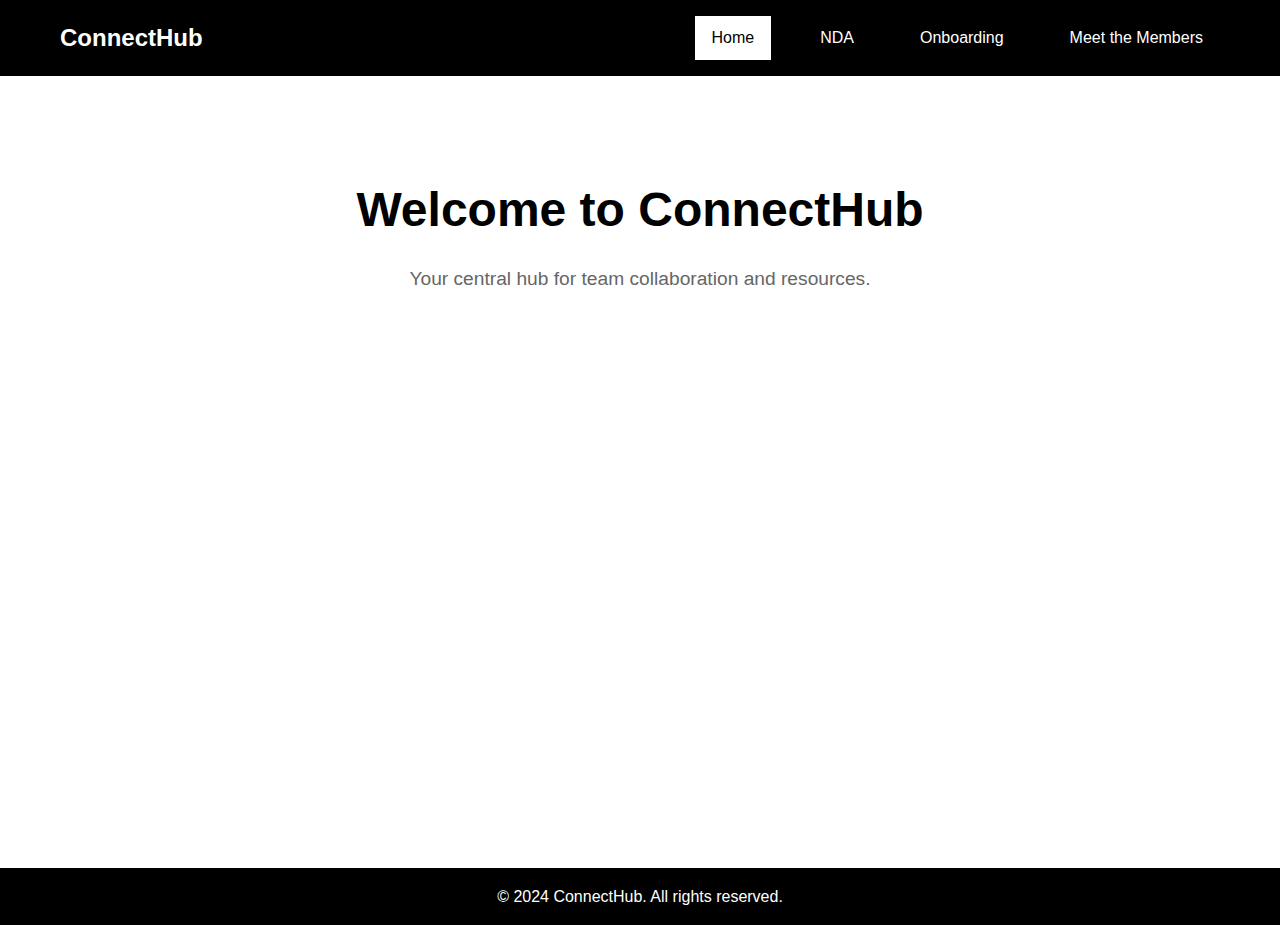
<file: index.html>
<!DOCTYPE html>
<html lang="en">
<head>
    <meta charset="UTF-8">
    <meta name="viewport" content="width=device-width, initial-scale=1.0">
    <title>Home - ConnectHub</title>
    <link rel="stylesheet" href="styles.css">
</head>
<body>
    <nav class="navbar">
        <div class="nav-container">
            <div class="nav-logo">
                <h1>ConnectHub</h1>
            </div>
            <div class="nav-menu">
                <a href="index.html" class="nav-link active">Home</a>
                <a href="nda.html" class="nav-link">NDA</a>
                <a href="onboarding.html" class="nav-link">Onboarding</a>
                <a href="members.html" class="nav-link">Meet the Members</a>
            </div>
        </div>
    </nav>

    <main class="main-content">
        <div class="container">
            <section class="hero">
                <h1>Welcome to ConnectHub</h1>
                <p>Your central hub for team collaboration and resources.</p>
            </section>
        </div>
    </main>

    <footer class="footer">
        <div class="container">
            <p>&copy; 2024 ConnectHub. All rights reserved.</p>
        </div>
    </footer>
</body>
</html>
</file>
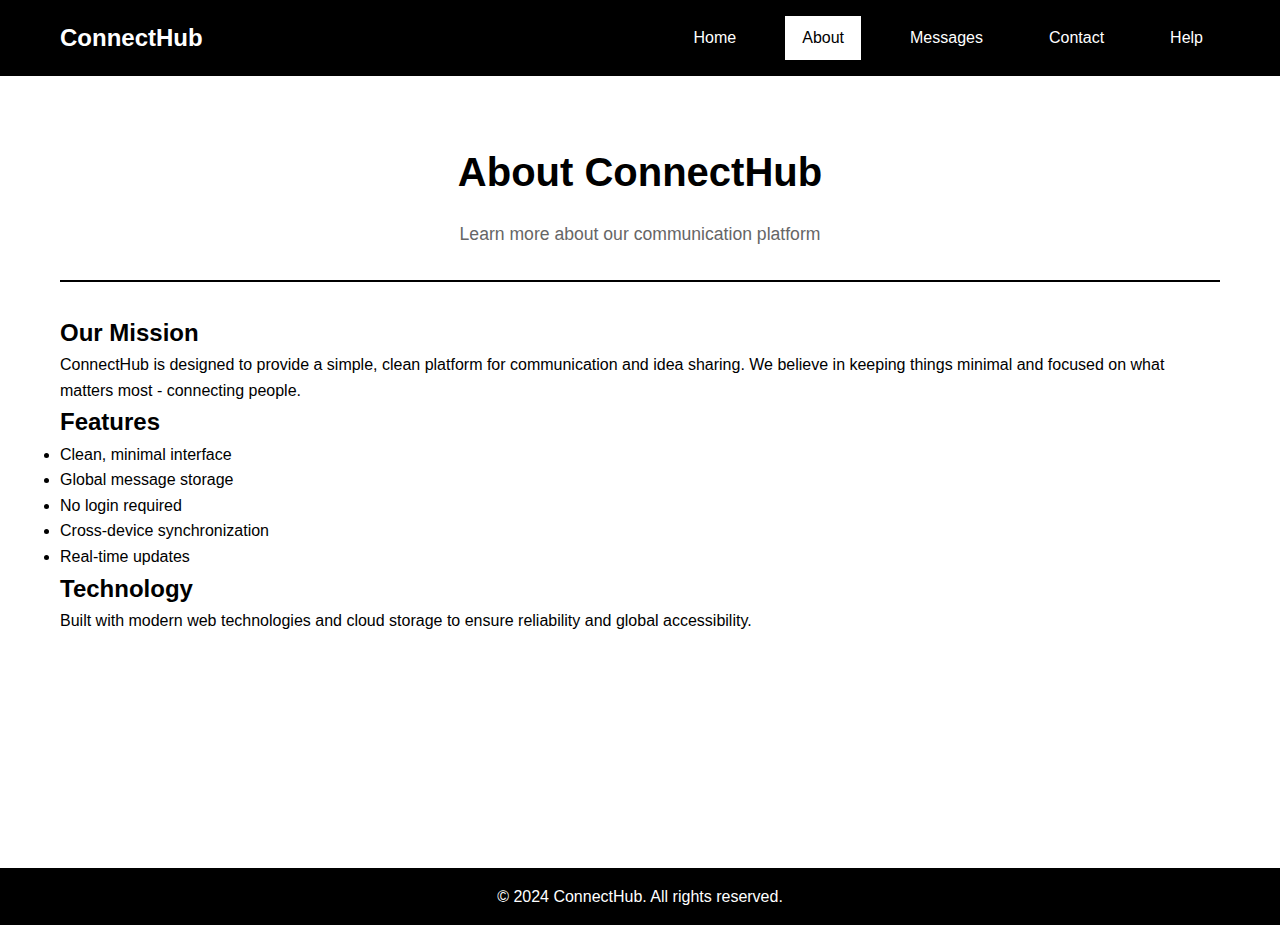
<file: about.html>
<!DOCTYPE html>
<html lang="en">
<head>
    <meta charset="UTF-8">
    <meta name="viewport" content="width=device-width, initial-scale=1.0">
    <title>About - ConnectHub</title>
    <link rel="stylesheet" href="styles.css">
</head>
<body>
    <nav class="navbar">
        <div class="nav-container">
            <div class="nav-logo">
                <h1>ConnectHub</h1>
            </div>
            <div class="nav-menu">
                <a href="index.html" class="nav-link">Home</a>
                <a href="about.html" class="nav-link active">About</a>
                <a href="messages.html" class="nav-link">Messages</a>
                <a href="contact.html" class="nav-link">Contact</a>
                <a href="help.html" class="nav-link">Help</a>
            </div>
        </div>
    </nav>

    <main class="main-content">
        <div class="container">
            <section class="page-header">
                <h1>About ConnectHub</h1>
                <p>Learn more about our communication platform</p>
            </section>

            <section class="content">
                <div class="text-block">
                    <h2>Our Mission</h2>
                    <p>ConnectHub is designed to provide a simple, clean platform for communication and idea sharing. We believe in keeping things minimal and focused on what matters most - connecting people.</p>
                </div>

                <div class="text-block">
                    <h2>Features</h2>
                    <ul>
                        <li>Clean, minimal interface</li>
                        <li>Global message storage</li>
                        <li>No login required</li>
                        <li>Cross-device synchronization</li>
                        <li>Real-time updates</li>
                    </ul>
                </div>

                <div class="text-block">
                    <h2>Technology</h2>
                    <p>Built with modern web technologies and cloud storage to ensure reliability and global accessibility.</p>
                </div>
            </section>
        </div>
    </main>

    <footer class="footer">
        <div class="container">
            <p>&copy; 2024 ConnectHub. All rights reserved.</p>
        </div>
    </footer>
</body>
</html>
</file>
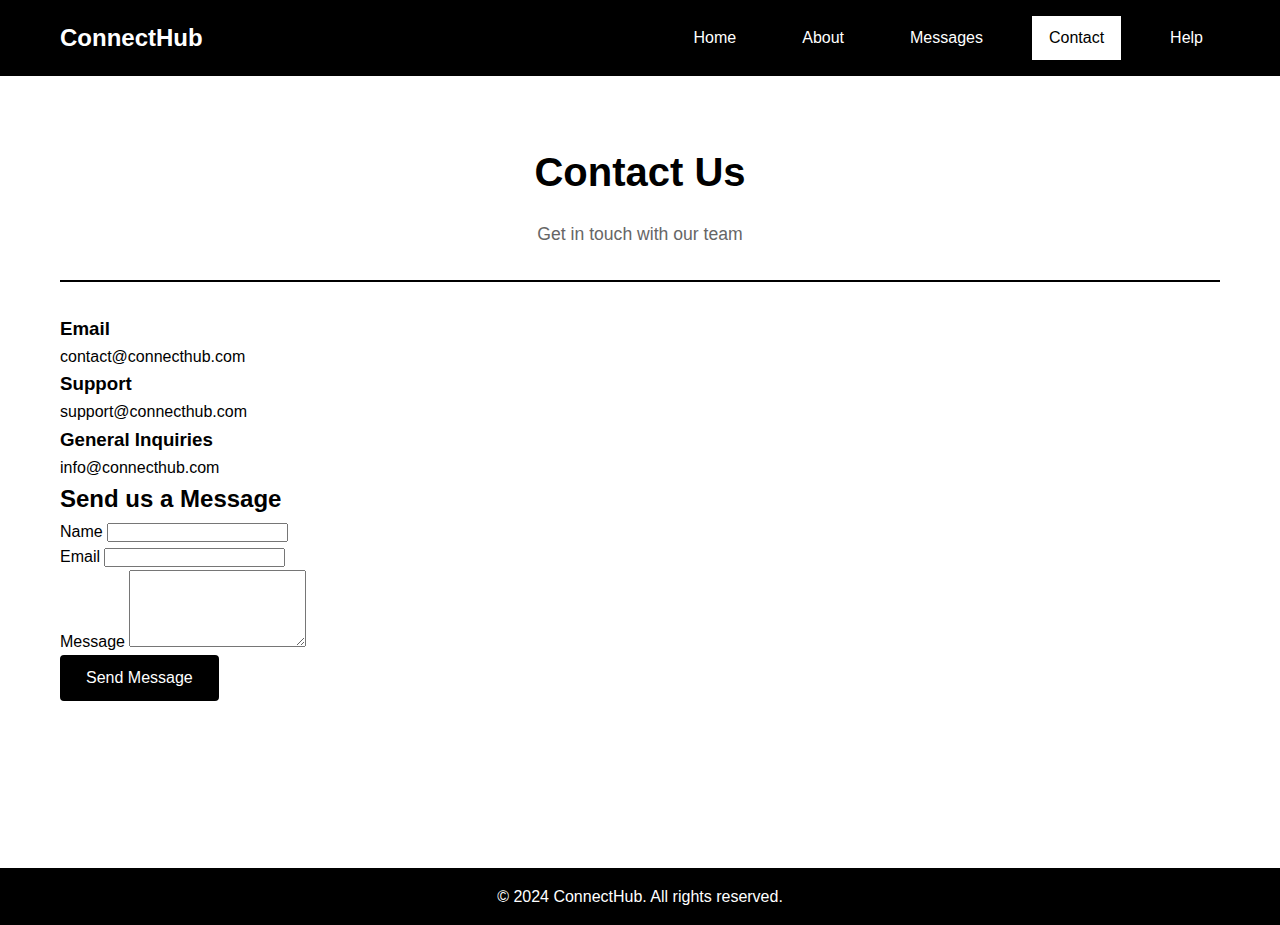
<file: contact.html>
<!DOCTYPE html>
<html lang="en">
<head>
    <meta charset="UTF-8">
    <meta name="viewport" content="width=device-width, initial-scale=1.0">
    <title>Contact - ConnectHub</title>
    <link rel="stylesheet" href="styles.css">
</head>
<body>
    <nav class="navbar">
        <div class="nav-container">
            <div class="nav-logo">
                <h1>ConnectHub</h1>
            </div>
            <div class="nav-menu">
                <a href="index.html" class="nav-link">Home</a>
                <a href="about.html" class="nav-link">About</a>
                <a href="messages.html" class="nav-link">Messages</a>
                <a href="contact.html" class="nav-link active">Contact</a>
                <a href="help.html" class="nav-link">Help</a>
            </div>
        </div>
    </nav>

    <main class="main-content">
        <div class="container">
            <section class="page-header">
                <h1>Contact Us</h1>
                <p>Get in touch with our team</p>
            </section>

            <section class="content">
                <div class="contact-info">
                    <div class="contact-item">
                        <h3>Email</h3>
                        <p>contact@connecthub.com</p>
                    </div>
                    <div class="contact-item">
                        <h3>Support</h3>
                        <p>support@connecthub.com</p>
                    </div>
                    <div class="contact-item">
                        <h3>General Inquiries</h3>
                        <p>info@connecthub.com</p>
                    </div>
                </div>

                <div class="contact-form">
                    <h2>Send us a Message</h2>
                    <form id="contactForm">
                        <div class="form-group">
                            <label for="contactName">Name</label>
                            <input type="text" id="contactName" required>
                        </div>
                        <div class="form-group">
                            <label for="contactEmail">Email</label>
                            <input type="email" id="contactEmail" required>
                        </div>
                        <div class="form-group">
                            <label for="contactMessage">Message</label>
                            <textarea id="contactMessage" rows="5" required></textarea>
                        </div>
                        <button type="submit" class="btn">Send Message</button>
                    </form>
                </div>
            </section>
        </div>
    </main>

    <footer class="footer">
        <div class="container">
            <p>&copy; 2024 ConnectHub. All rights reserved.</p>
        </div>
    </footer>
</body>
</html>
</file>
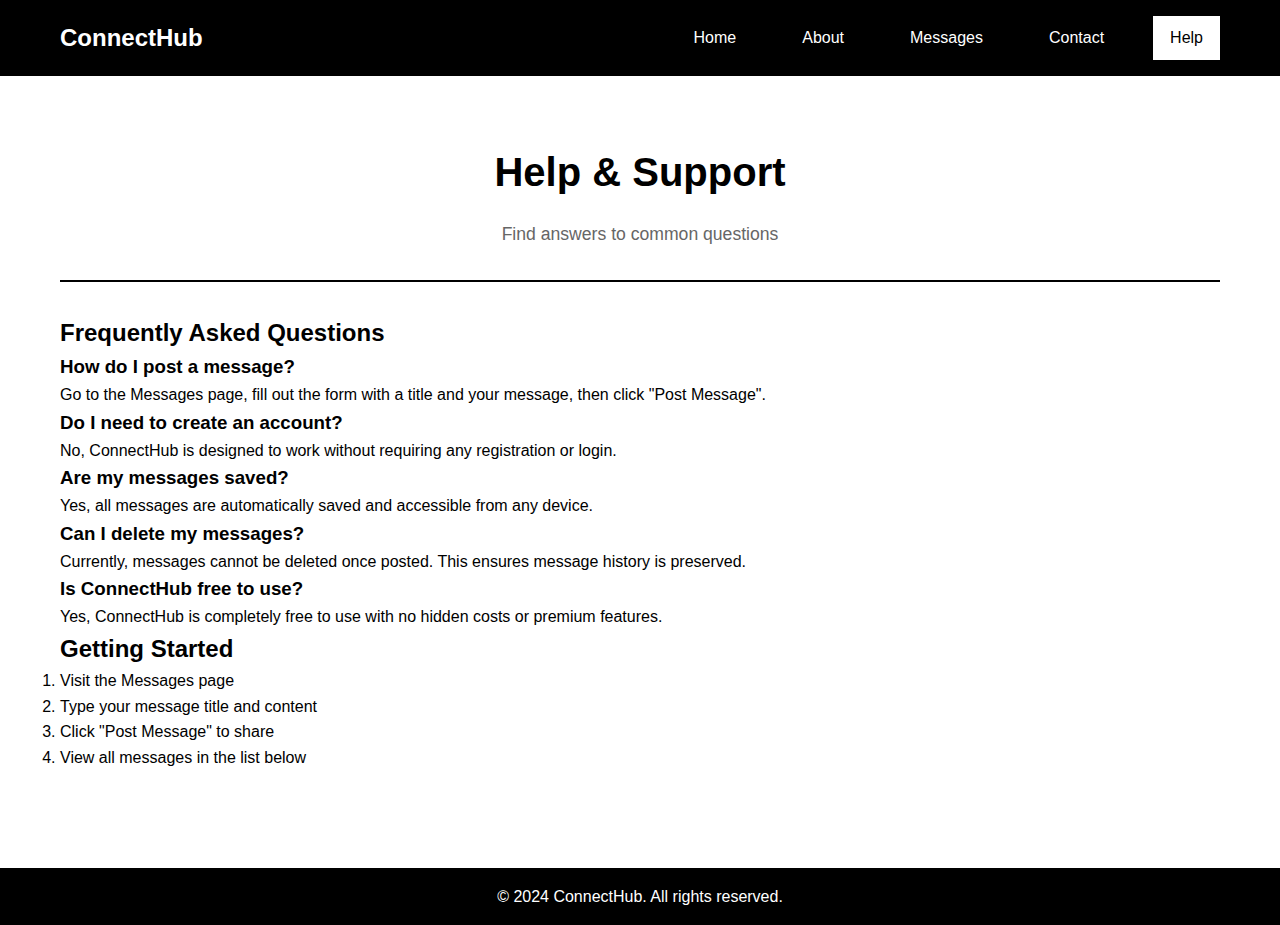
<file: help.html>
<!DOCTYPE html>
<html lang="en">
<head>
    <meta charset="UTF-8">
    <meta name="viewport" content="width=device-width, initial-scale=1.0">
    <title>Help - ConnectHub</title>
    <link rel="stylesheet" href="styles.css">
</head>
<body>
    <nav class="navbar">
        <div class="nav-container">
            <div class="nav-logo">
                <h1>ConnectHub</h1>
            </div>
            <div class="nav-menu">
                <a href="index.html" class="nav-link">Home</a>
                <a href="about.html" class="nav-link">About</a>
                <a href="messages.html" class="nav-link">Messages</a>
                <a href="contact.html" class="nav-link">Contact</a>
                <a href="help.html" class="nav-link active">Help</a>
            </div>
        </div>
    </nav>

    <main class="main-content">
        <div class="container">
            <section class="page-header">
                <h1>Help & Support</h1>
                <p>Find answers to common questions</p>
            </section>

            <section class="content">
                <div class="faq-section">
                    <h2>Frequently Asked Questions</h2>
                    
                    <div class="faq-item">
                        <h3>How do I post a message?</h3>
                        <p>Go to the Messages page, fill out the form with a title and your message, then click "Post Message".</p>
                    </div>

                    <div class="faq-item">
                        <h3>Do I need to create an account?</h3>
                        <p>No, ConnectHub is designed to work without requiring any registration or login.</p>
                    </div>

                    <div class="faq-item">
                        <h3>Are my messages saved?</h3>
                        <p>Yes, all messages are automatically saved and accessible from any device.</p>
                    </div>

                    <div class="faq-item">
                        <h3>Can I delete my messages?</h3>
                        <p>Currently, messages cannot be deleted once posted. This ensures message history is preserved.</p>
                    </div>

                    <div class="faq-item">
                        <h3>Is ConnectHub free to use?</h3>
                        <p>Yes, ConnectHub is completely free to use with no hidden costs or premium features.</p>
                    </div>
                </div>

                <div class="help-section">
                    <h2>Getting Started</h2>
                    <ol>
                        <li>Visit the Messages page</li>
                        <li>Type your message title and content</li>
                        <li>Click "Post Message" to share</li>
                        <li>View all messages in the list below</li>
                    </ol>
                </div>
            </section>
        </div>
    </main>

    <footer class="footer">
        <div class="container">
            <p>&copy; 2024 ConnectHub. All rights reserved.</p>
        </div>
    </footer>
</body>
</html>
</file>
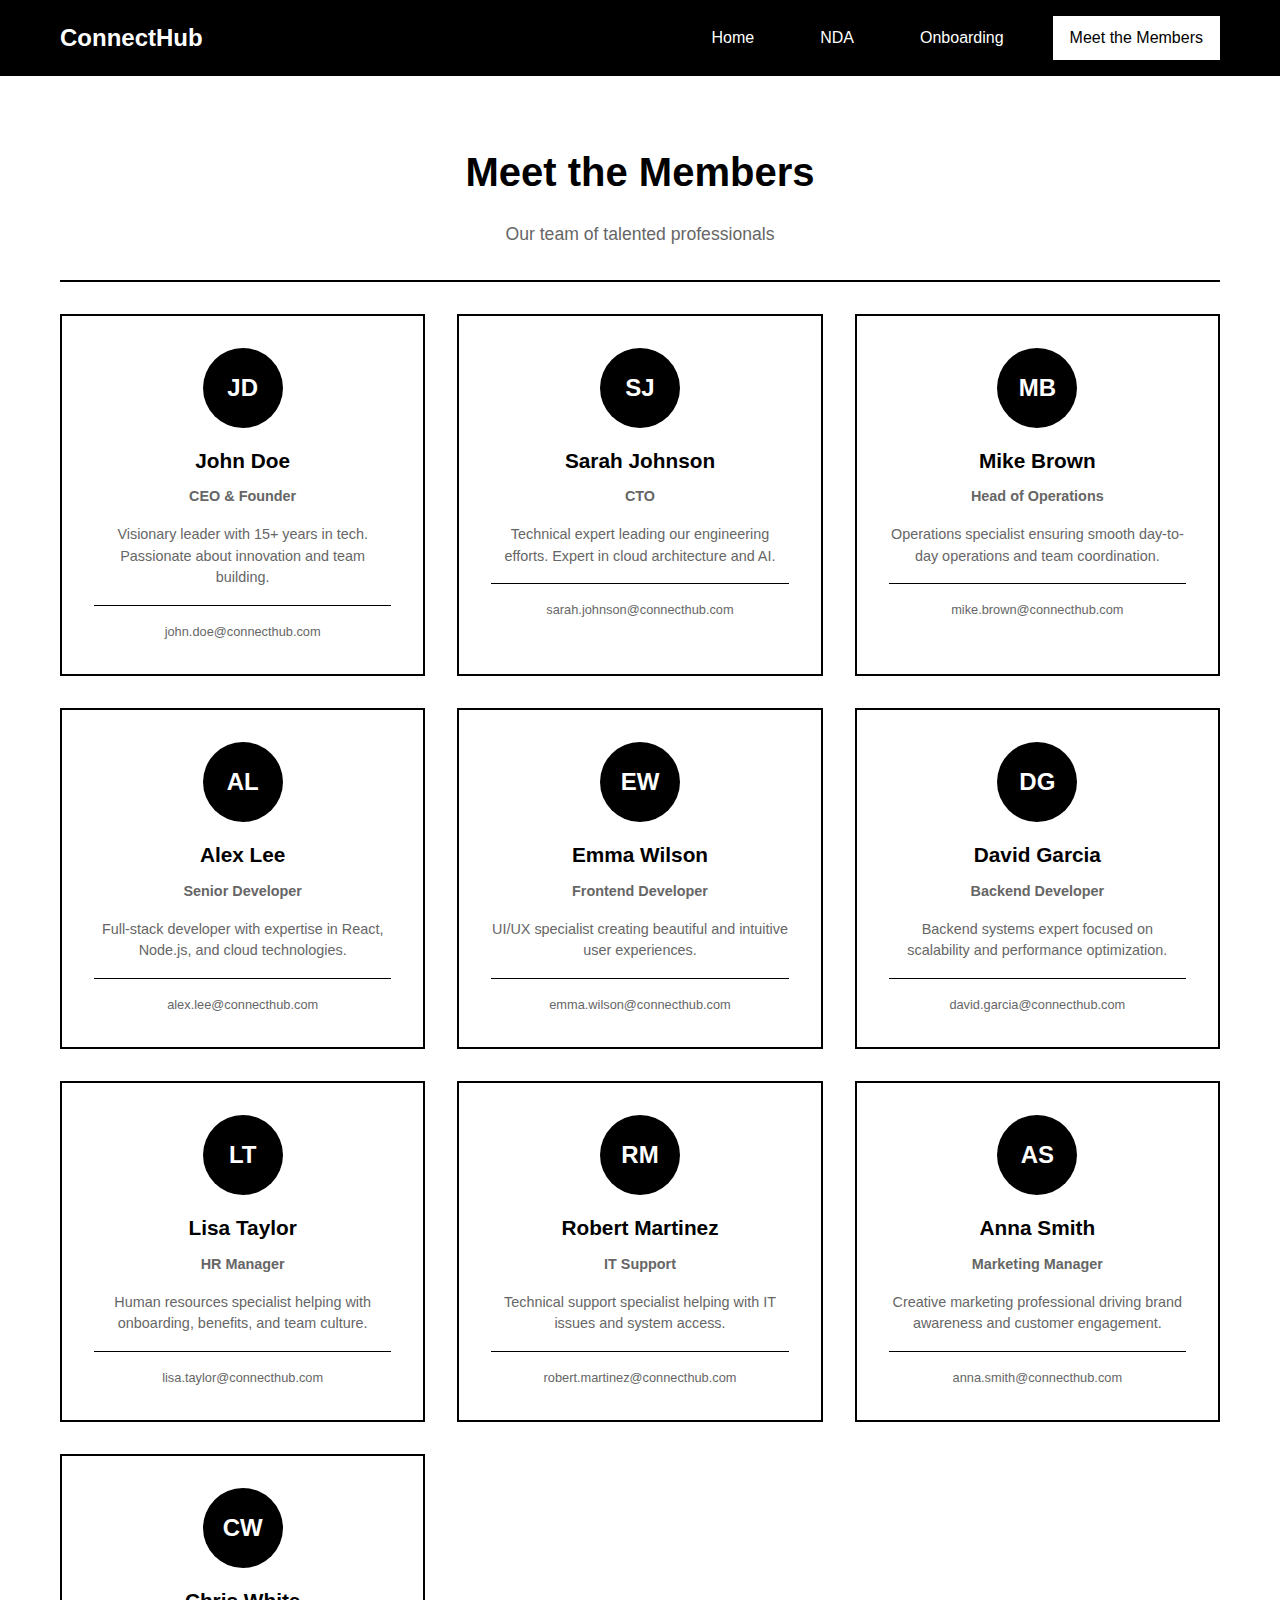
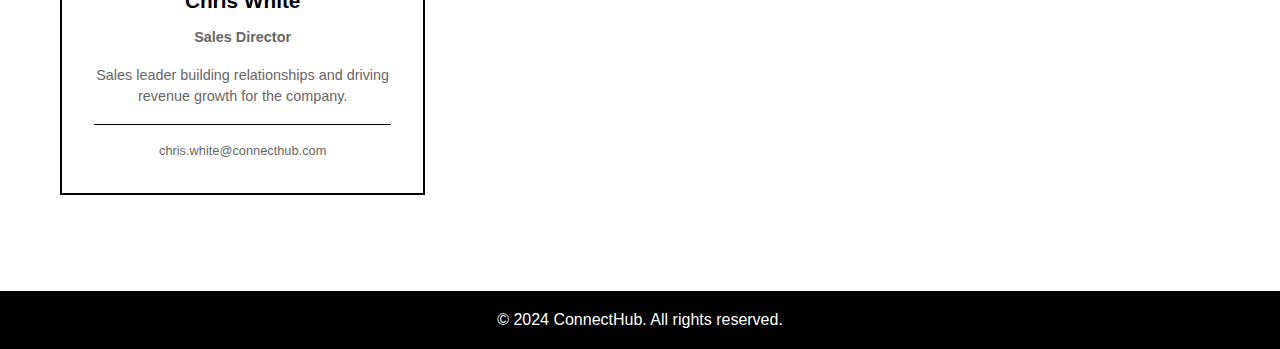
<file: members.html>
<!DOCTYPE html>
<html lang="en">
<head>
    <meta charset="UTF-8">
    <meta name="viewport" content="width=device-width, initial-scale=1.0">
    <title>Meet the Members - ConnectHub</title>
    <link rel="stylesheet" href="styles.css">
</head>
<body>
    <nav class="navbar">
        <div class="nav-container">
            <div class="nav-logo">
                <h1>ConnectHub</h1>
            </div>
            <div class="nav-menu">
                <a href="index.html" class="nav-link">Home</a>
                <a href="nda.html" class="nav-link">NDA</a>
                <a href="onboarding.html" class="nav-link">Onboarding</a>
                <a href="members.html" class="nav-link active">Meet the Members</a>
            </div>
        </div>
    </nav>

    <main class="main-content">
        <div class="container">
            <section class="page-header">
                <h1>Meet the Members</h1>
                <p>Our team of talented professionals</p>
            </section>

            <section class="products-section">
                <div class="products-grid">
                    <div class="product-card">
                        <div class="product-image">
                            <div class="placeholder-image">JD</div>
                        </div>
                        <h3>John Doe</h3>
                        <p class="product-role">CEO & Founder</p>
                        <p class="product-description">Visionary leader with 15+ years in tech. Passionate about innovation and team building.</p>
                        <div class="product-contact">
                            <p>john.doe@connecthub.com</p>
                        </div>
                    </div>

                    <div class="product-card">
                        <div class="product-image">
                            <div class="placeholder-image">SJ</div>
                        </div>
                        <h3>Sarah Johnson</h3>
                        <p class="product-role">CTO</p>
                        <p class="product-description">Technical expert leading our engineering efforts. Expert in cloud architecture and AI.</p>
                        <div class="product-contact">
                            <p>sarah.johnson@connecthub.com</p>
                        </div>
                    </div>

                    <div class="product-card">
                        <div class="product-image">
                            <div class="placeholder-image">MB</div>
                        </div>
                        <h3>Mike Brown</h3>
                        <p class="product-role">Head of Operations</p>
                        <p class="product-description">Operations specialist ensuring smooth day-to-day operations and team coordination.</p>
                        <div class="product-contact">
                            <p>mike.brown@connecthub.com</p>
                        </div>
                    </div>

                    <div class="product-card">
                        <div class="product-image">
                            <div class="placeholder-image">AL</div>
                        </div>
                        <h3>Alex Lee</h3>
                        <p class="product-role">Senior Developer</p>
                        <p class="product-description">Full-stack developer with expertise in React, Node.js, and cloud technologies.</p>
                        <div class="product-contact">
                            <p>alex.lee@connecthub.com</p>
                        </div>
                    </div>

                    <div class="product-card">
                        <div class="product-image">
                            <div class="placeholder-image">EW</div>
                        </div>
                        <h3>Emma Wilson</h3>
                        <p class="product-role">Frontend Developer</p>
                        <p class="product-description">UI/UX specialist creating beautiful and intuitive user experiences.</p>
                        <div class="product-contact">
                            <p>emma.wilson@connecthub.com</p>
                        </div>
                    </div>

                    <div class="product-card">
                        <div class="product-image">
                            <div class="placeholder-image">DG</div>
                        </div>
                        <h3>David Garcia</h3>
                        <p class="product-role">Backend Developer</p>
                        <p class="product-description">Backend systems expert focused on scalability and performance optimization.</p>
                        <div class="product-contact">
                            <p>david.garcia@connecthub.com</p>
                        </div>
                    </div>

                    <div class="product-card">
                        <div class="product-image">
                            <div class="placeholder-image">LT</div>
                        </div>
                        <h3>Lisa Taylor</h3>
                        <p class="product-role">HR Manager</p>
                        <p class="product-description">Human resources specialist helping with onboarding, benefits, and team culture.</p>
                        <div class="product-contact">
                            <p>lisa.taylor@connecthub.com</p>
                        </div>
                    </div>

                    <div class="product-card">
                        <div class="product-image">
                            <div class="placeholder-image">RM</div>
                        </div>
                        <h3>Robert Martinez</h3>
                        <p class="product-role">IT Support</p>
                        <p class="product-description">Technical support specialist helping with IT issues and system access.</p>
                        <div class="product-contact">
                            <p>robert.martinez@connecthub.com</p>
                        </div>
                    </div>

                    <div class="product-card">
                        <div class="product-image">
                            <div class="placeholder-image">AS</div>
                        </div>
                        <h3>Anna Smith</h3>
                        <p class="product-role">Marketing Manager</p>
                        <p class="product-description">Creative marketing professional driving brand awareness and customer engagement.</p>
                        <div class="product-contact">
                            <p>anna.smith@connecthub.com</p>
                        </div>
                    </div>

                    <div class="product-card">
                        <div class="product-image">
                            <div class="placeholder-image">CW</div>
                        </div>
                        <h3>Chris White</h3>
                        <p class="product-role">Sales Director</p>
                        <p class="product-description">Sales leader building relationships and driving revenue growth for the company.</p>
                        <div class="product-contact">
                            <p>chris.white@connecthub.com</p>
                        </div>
                    </div>
                </div>
            </section>
        </div>
    </main>

    <footer class="footer">
        <div class="container">
            <p>&copy; 2024 ConnectHub. All rights reserved.</p>
        </div>
    </footer>
</body>
</html>
</file>
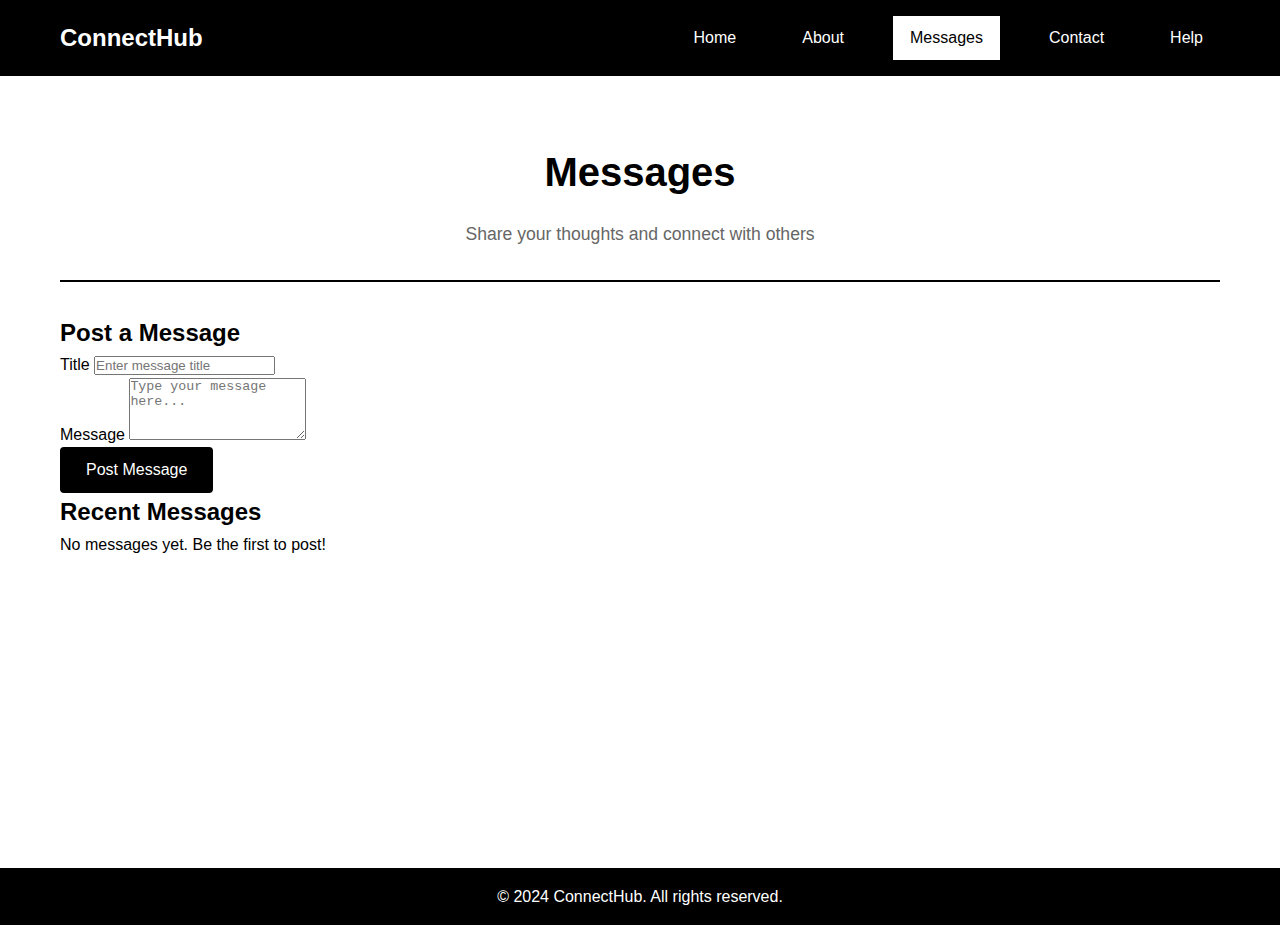
<file: messages.html>
<!DOCTYPE html>
<html lang="en">
<head>
    <meta charset="UTF-8">
    <meta name="viewport" content="width=device-width, initial-scale=1.0">
    <title>Messages - ConnectHub</title>
    <link rel="stylesheet" href="styles.css">
</head>
<body>
    <nav class="navbar">
        <div class="nav-container">
            <div class="nav-logo">
                <h1>ConnectHub</h1>
            </div>
            <div class="nav-menu">
                <a href="index.html" class="nav-link">Home</a>
                <a href="about.html" class="nav-link">About</a>
                <a href="messages.html" class="nav-link active">Messages</a>
                <a href="contact.html" class="nav-link">Contact</a>
                <a href="help.html" class="nav-link">Help</a>
            </div>
        </div>
    </nav>

    <main class="main-content">
        <div class="container">
            <section class="page-header">
                <h1>Messages</h1>
                <p>Share your thoughts and connect with others</p>
            </section>

            <section class="messages-section">
                <div class="message-form">
                    <h2>Post a Message</h2>
                    <form id="messageForm">
                        <div class="form-group">
                            <label for="messageTitle">Title</label>
                            <input type="text" id="messageTitle" placeholder="Enter message title" required>
                        </div>
                        <div class="form-group">
                            <label for="messageContent">Message</label>
                            <textarea id="messageContent" placeholder="Type your message here..." rows="4" required></textarea>
                        </div>
                        <button type="submit" class="btn">Post Message</button>
                    </form>
                </div>

                <div class="messages-list">
                    <h2>Recent Messages</h2>
                    <div id="messagesContainer">
                        <div class="empty-state">
                            <p>No messages yet. Be the first to post!</p>
                        </div>
                    </div>
                </div>
            </section>
        </div>
    </main>

    <footer class="footer">
        <div class="container">
            <p>&copy; 2024 ConnectHub. All rights reserved.</p>
        </div>
    </footer>

    <script src="messages.js"></script>
</body>
</html>
</file>
<file: styles.css>
/* Reset and Base Styles */
* {
    margin: 0;
    padding: 0;
    box-sizing: border-box;
}

body {
    font-family: 'Arial', sans-serif;
    line-height: 1.6;
    color: #000;
    background-color: #fff;
}

.container {
    max-width: 1200px;
    margin: 0 auto;
    padding: 0 20px;
}

/* Navigation */
.navbar {
    background: #000;
    color: #fff;
    padding: 1rem 0;
    position: sticky;
    top: 0;
    z-index: 100;
}

.nav-container {
    max-width: 1200px;
    margin: 0 auto;
    padding: 0 20px;
    display: flex;
    justify-content: space-between;
    align-items: center;
}

.nav-logo h1 {
    font-size: 1.5rem;
    font-weight: bold;
}

.nav-menu {
    display: flex;
    gap: 2rem;
}

.nav-link {
    color: #fff;
    text-decoration: none;
    padding: 0.5rem 1rem;
    border: 1px solid transparent;
    transition: all 0.3s ease;
}

.nav-link:hover,
.nav-link.active {
    border: 1px solid #fff;
    background: #fff;
    color: #000;
}

/* Main Content */
.main-content {
    min-height: calc(100vh - 140px);
    padding: 2rem 0;
}

/* Hero Section */
.hero {
    text-align: center;
    padding: 4rem 0;
}

.hero h1 {
    font-size: 3rem;
    margin-bottom: 1rem;
    font-weight: bold;
}

.hero p {
    font-size: 1.2rem;
    color: #666;
}

/* Page Headers */
.page-header {
    text-align: center;
    padding: 2rem 0;
    border-bottom: 2px solid #000;
    margin-bottom: 2rem;
}

.page-header h1 {
    font-size: 2.5rem;
    margin-bottom: 1rem;
    font-weight: bold;
}

.page-header p {
    font-size: 1.1rem;
    color: #666;
}

/* PDF Section */
.pdf-section {
    margin: 2rem 0;
}

.pdf-container {
    max-width: 900px;
    margin: 0 auto;
    border: 2px solid #000;
    padding: 2rem;
}

.pdf-container h2 {
    font-size: 1.8rem;
    margin-bottom: 1.5rem;
    font-weight: bold;
    text-align: center;
}

.pdf-viewer {
    border: 1px solid #000;
    margin-bottom: 1.5rem;
    background: #f9f9f9;
}

.pdf-actions {
    display: flex;
    gap: 1rem;
    justify-content: center;
    flex-wrap: wrap;
}

/* Buttons */
.btn {
    display: inline-block;
    padding: 0.75rem 1.5rem;
    background: #000;
    color: #fff;
    text-decoration: none;
    border: 2px solid #000;
    transition: all 0.3s ease;
    cursor: pointer;
    font-size: 1rem;
    border-radius: 4px;
}

.btn:hover {
    background: #fff;
    color: #000;
}

.btn-outline {
    background: #fff;
    color: #000;
    border: 2px solid #000;
}

.btn-outline:hover {
    background: #000;
    color: #fff;
}

/* Products Section */
.products-section {
    margin: 2rem 0;
}

.products-grid {
    display: grid;
    grid-template-columns: repeat(auto-fit, minmax(300px, 1fr));
    gap: 2rem;
    margin-top: 2rem;
}

.product-card {
    border: 2px solid #000;
    padding: 2rem;
    text-align: center;
    transition: all 0.3s ease;
    background: #fff;
}

.product-card:hover {
    background: #f9f9f9;
    transform: translateY(-2px);
    box-shadow: 0 4px 8px rgba(0,0,0,0.1);
}

.product-image {
    width: 80px;
    height: 80px;
    margin: 0 auto 1rem;
    border-radius: 50%;
    background: #000;
    display: flex;
    align-items: center;
    justify-content: center;
}

.placeholder-image {
    color: #fff;
    font-size: 1.5rem;
    font-weight: bold;
}

.product-card h3 {
    font-size: 1.3rem;
    margin-bottom: 0.5rem;
    font-weight: bold;
}

.product-role {
    color: #666;
    font-weight: bold;
    margin-bottom: 1rem;
    font-size: 0.9rem;
}

.product-description {
    color: #666;
    margin-bottom: 1rem;
    line-height: 1.5;
    font-size: 0.9rem;
}

.product-contact {
    border-top: 1px solid #000;
    padding-top: 1rem;
}

.product-contact p {
    color: #666;
    font-size: 0.8rem;
}

/* Footer */
.footer {
    background: #000;
    color: #fff;
    text-align: center;
    padding: 1rem 0;
    margin-top: 2rem;
}

.footer p {
    margin: 0;
}

/* Responsive Design */
@media (max-width: 768px) {
    .nav-container {
        flex-direction: column;
        gap: 1rem;
    }
    
    .nav-menu {
        flex-wrap: wrap;
        justify-content: center;
        gap: 1rem;
    }
    
    .hero h1 {
        font-size: 2rem;
    }
    
    .hero p {
        font-size: 1rem;
    }
    
    .products-grid {
        grid-template-columns: 1fr;
    }
    
    .pdf-actions {
        flex-direction: column;
        align-items: center;
    }
    
    .container {
        padding: 0 15px;
    }
}

@media (max-width: 480px) {
    .hero h1 {
        font-size: 1.5rem;
    }
    
    .page-header h1 {
        font-size: 2rem;
    }
    
    .product-card {
        padding: 1rem;
    }
    
    .pdf-container {
        padding: 1rem;
    }
}
</file>
